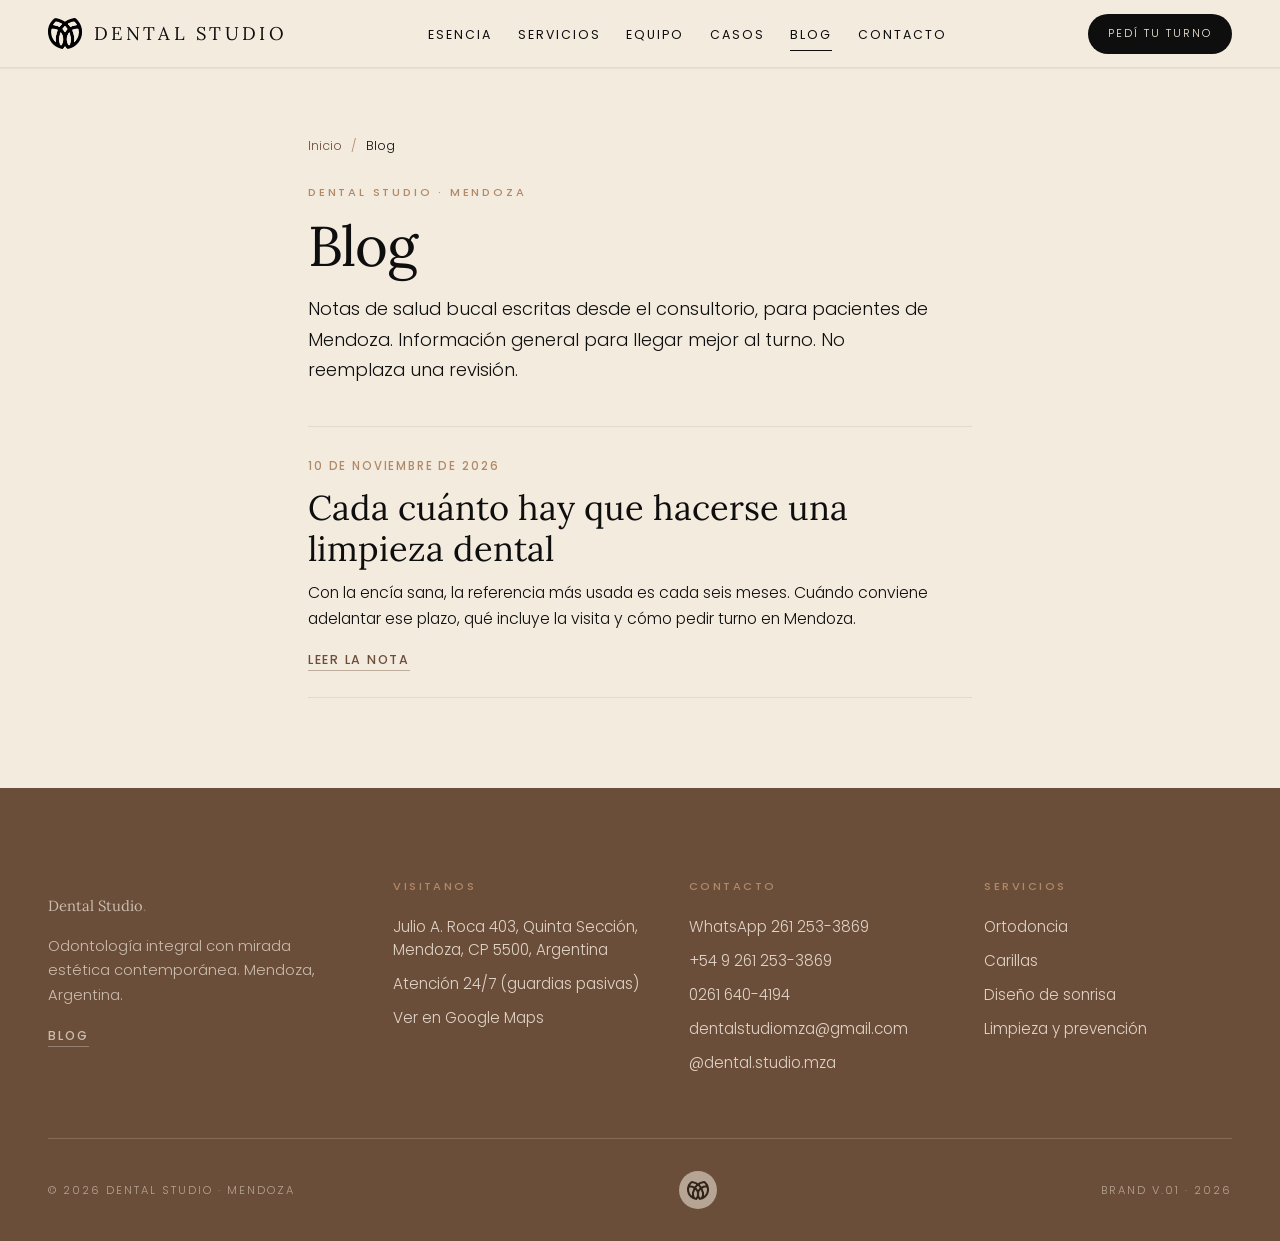
<file: blog/index.html>
<!DOCTYPE html>
<html lang="es-AR">
<head>
  <meta charset="UTF-8" />
  <meta name="viewport" content="width=device-width, initial-scale=1.0" />
  <title>Blog | Dental Studio — Odontología en Mendoza</title>
  <meta name="description" content="Notas de salud bucal de Dental Studio, consultorio de odontología en Mendoza. Información general para pacientes, sin precios ni promesas." />
  <meta name="author" content="Dental Studio" />
  <meta name="robots" content="index, follow, max-image-preview:large" />
  <meta name="theme-color" content="#F4EBDF" />
  <link rel="canonical" href="https://www.dentalstudiomza.com/blog/" />

  <meta property="og:locale" content="es_AR" />
  <meta property="og:site_name" content="Dental Studio" />
  <meta property="og:title" content="Blog | Dental Studio — Odontología en Mendoza" />
  <meta property="og:description" content="Notas de salud bucal de Dental Studio para pacientes de Mendoza." />
  <meta property="og:type" content="website" />
  <meta property="og:url" content="https://www.dentalstudiomza.com/blog/" />
  <meta property="og:image" content="https://www.dentalstudiomza.com/og.jpg" />
  <meta property="og:image:type" content="image/jpeg" />
  <meta property="og:image:width" content="1200" />
  <meta property="og:image:height" content="630" />
  <meta property="og:image:alt" content="Dental Studio – Dentista en Mendoza" />

  <meta name="twitter:card" content="summary_large_image" />
  <meta name="twitter:title" content="Blog | Dental Studio — Odontología en Mendoza" />
  <meta name="twitter:description" content="Notas de salud bucal de Dental Studio para pacientes de Mendoza." />
  <meta name="twitter:image" content="https://www.dentalstudiomza.com/og.jpg" />
  <meta name="twitter:image:alt" content="Dental Studio – Dentista en Mendoza" />

  <script type="application/ld+json">
  {
    "@context": "https://schema.org",
    "@graph": [
      {
        "@type": "Blog",
        "@id": "https://www.dentalstudiomza.com/blog/#blog",
        "name": "Blog de Dental Studio",
        "description": "Notas de salud bucal del consultorio Dental Studio, en Mendoza.",
        "url": "https://www.dentalstudiomza.com/blog/",
        "inLanguage": "es-AR",
        "publisher": { "@id": "https://www.dentalstudiomza.com/#clinica" },
        "blogPost": [
          {
            "@type": "BlogPosting",
            "headline": "Cada cuánto hay que hacerse una limpieza dental",
            "url": "https://www.dentalstudiomza.com/blog/cada-cuanto-limpieza-dental/",
            "datePublished": "2026-11-10",
            "inLanguage": "es-AR"
          }
        ]
      },
      {
        "@type": "BreadcrumbList",
        "@id": "https://www.dentalstudiomza.com/blog/#miga",
        "itemListElement": [
          {
            "@type": "ListItem",
            "position": 1,
            "name": "Inicio",
            "item": "https://www.dentalstudiomza.com/"
          },
          {
            "@type": "ListItem",
            "position": 2,
            "name": "Blog",
            "item": "https://www.dentalstudiomza.com/blog/"
          }
        ]
      }
    ]
  }
  </script>

  <link rel="icon" type="image/png" href="/ISOLOGO.png" />
  <link rel="apple-touch-icon" href="/ISOLOGO.png" />
  <link rel="preconnect" href="https://fonts.googleapis.com" />
  <link rel="preconnect" href="https://fonts.gstatic.com" crossorigin />
  <link href="https://fonts.googleapis.com/css2?family=Lora:ital,wght@0,400;1,400&family=Poppins:wght@300;400;500&display=swap" rel="stylesheet" />
  <link rel="stylesheet" href="/site.css" />
</head>
<body>
  <header class="nav" id="nav">
    <a class="nav-brand" href="/" aria-label="Dental Studio — inicio">
      <img class="iso" src="/ISOLOGO.png" alt="Isologo de Dental Studio" width="34" height="34" decoding="async" />
      <span class="wm">Dental Studio</span>
    </a>
    <nav aria-label="Secciones">
      <ul class="nav-links">
        <li><a href="/#esencia">Esencia</a></li>
        <li><a href="/#servicios">Servicios</a></li>
        <li><a href="/#equipo">Equipo</a></li>
        <li><a href="/#casos">Casos</a></li>
        <li><a href="/blog/" aria-current="page">Blog</a></li>
        <li><a href="/#contacto">Contacto</a></li>
      </ul>
    </nav>
    <a class="nav-blog" href="/blog/" aria-current="page">Blog</a>
    <a class="nav-cta" href="/#contacto">Pedí tu turno</a>
  </header>

  <main>
    <div class="page">
      <nav class="crumbs" aria-label="Miga de pan">
        <ol>
          <li><a href="/">Inicio</a></li>
          <li><span aria-current="page">Blog</span></li>
        </ol>
      </nav>
      <p class="eyebrow">Dental Studio · Mendoza</p>
      <h1>Blog</h1>
      <p class="lead">Notas de salud bucal escritas desde el consultorio, para pacientes de Mendoza. Información general para llegar mejor al turno. No reemplaza una revisión.</p>

      <div class="blog-list">
        <article class="blog-card">
          <time datetime="2026-11-10">10 de noviembre de 2026</time>
          <h2><a href="/blog/cada-cuanto-limpieza-dental/">Cada cuánto hay que hacerse una limpieza dental</a></h2>
          <p>Con la encía sana, la referencia más usada es cada seis meses. Cuándo conviene adelantar ese plazo, qué incluye la visita y cómo pedir turno en Mendoza.</p>
          <a class="more" href="/blog/cada-cuanto-limpieza-dental/">Leer la nota</a>
        </article>
      </div>
    </div>
  </main>

  <footer class="foot">
    <div class="foot-grid">
      <div class="foot-brand">
        <p class="h-2">Dental Studio<em class="italic">.</em></p>
        <p>Odontología integral con mirada estética contemporánea. Mendoza, Argentina.</p>
        <p class="foot-blog"><a href="/blog/" aria-current="page">Blog</a></p>
      </div>
      <div class="foot-col">
        <p class="foot-label">Visitanos</p>
        <address class="foot-address">
          <ul>
            <li>Julio A. Roca 403, Quinta Sección, Mendoza, CP 5500, Argentina</li>
            <li>Atención 24/7 (guardias pasivas)</li>
            <li><a href="https://share.google/DAZAwiN2OIz6Z4mTE" target="_blank" rel="noopener">Ver en Google Maps</a></li>
          </ul>
        </address>
      </div>
      <div class="foot-col">
        <p class="foot-label">Contacto</p>
        <ul>
          <li><a href="https://wa.me/5492612533869">WhatsApp 261 253-3869</a></li>
          <li>+54 9 261 253-3869</li>
          <li><a href="tel:+542616404194">0261 640-4194</a></li>
          <li><a href="mailto:dentalstudiomza@gmail.com">dentalstudiomza@gmail.com</a></li>
          <li><a href="https://instagram.com/dental.studio.mza" target="_blank" rel="noopener">@dental.studio.mza</a></li>
        </ul>
      </div>
      <div class="foot-col">
        <p class="foot-label">Servicios</p>
        <ul>
          <li><a href="/#ortodoncia">Ortodoncia</a></li>
          <li><a href="/#carillas">Carillas</a></li>
          <li><a href="/#diseno-de-sonrisa">Diseño de sonrisa</a></li>
          <li><a href="/#limpieza">Limpieza y prevención</a></li>
        </ul>
      </div>
    </div>
    <div class="foot-bottom">
      <span>© 2026 Dental Studio · Mendoza</span>
      <div class="foot-iso">
        <img src="/ISOLOGO.png" alt="Isologo de Dental Studio" width="22" height="22" decoding="async" />
      </div>
      <span>Brand v.01 · 2026</span>
    </div>
  </footer>
</body>
</html>
</file>
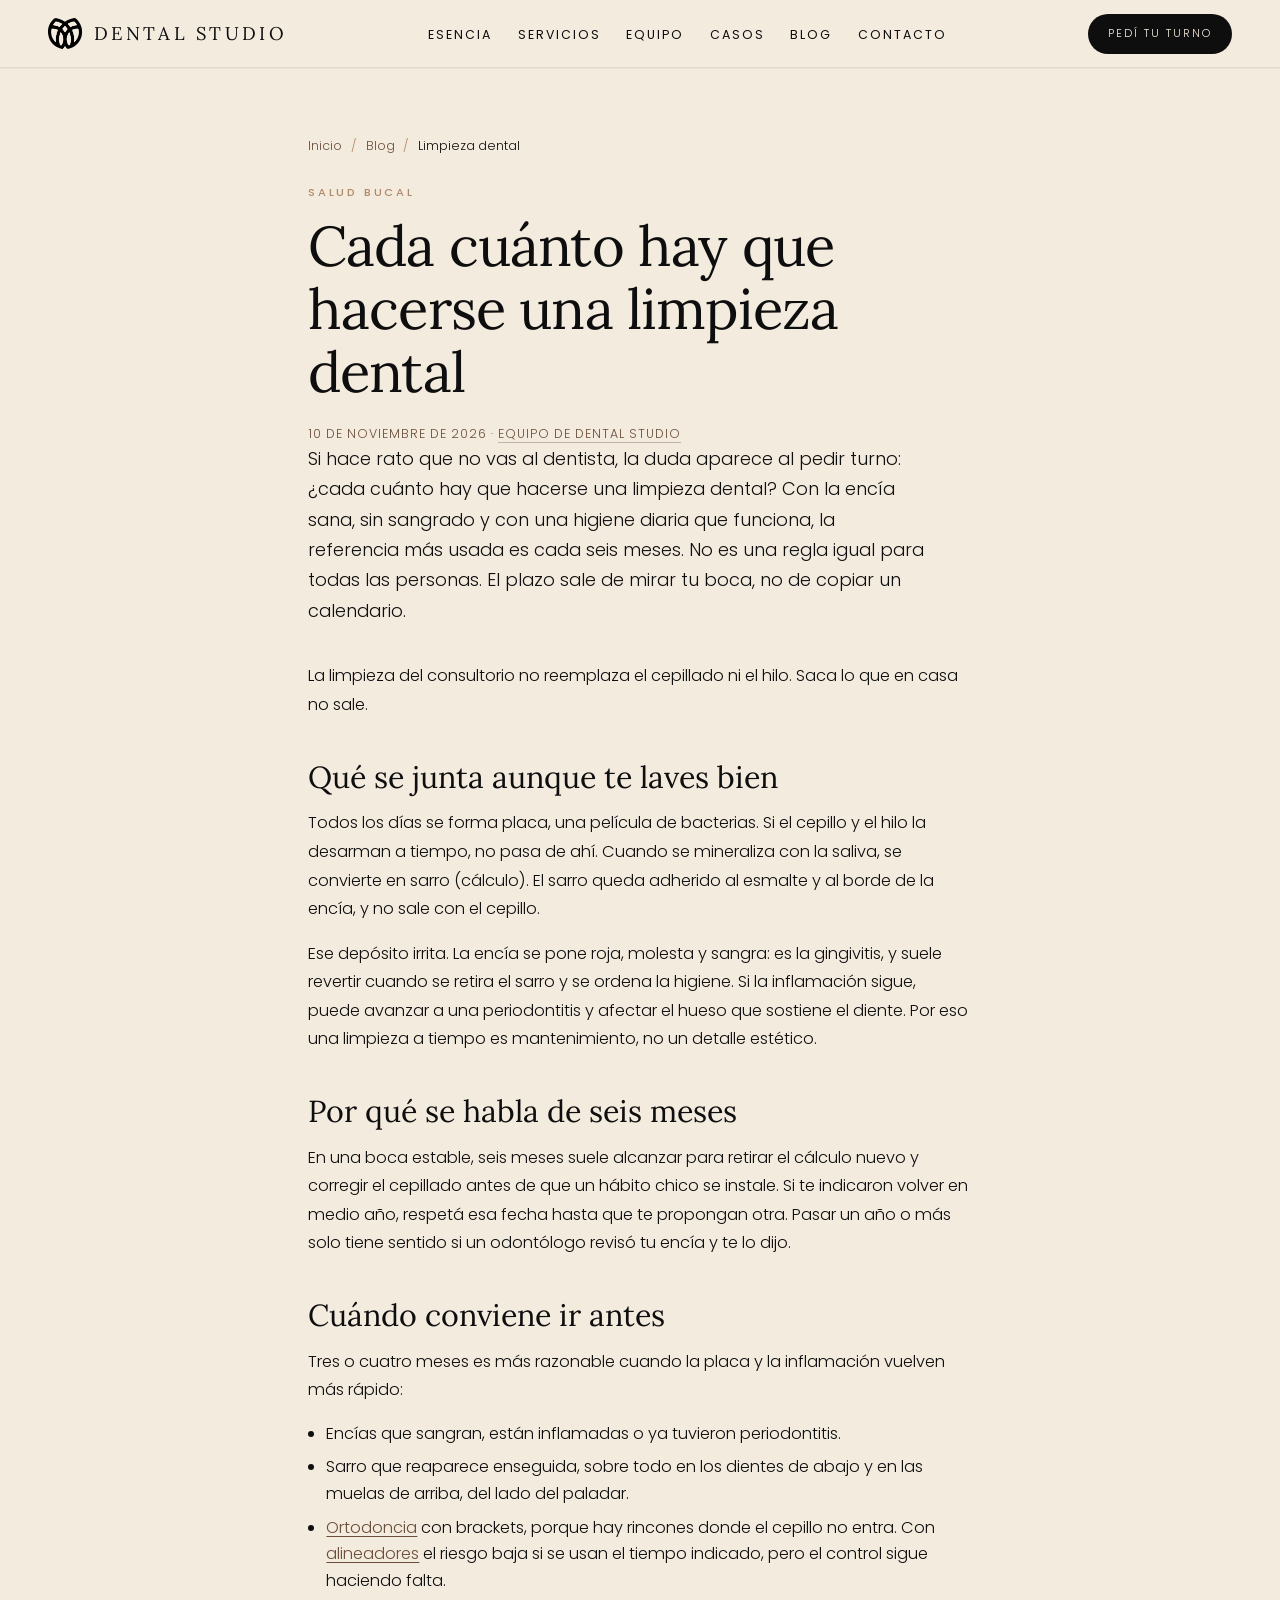
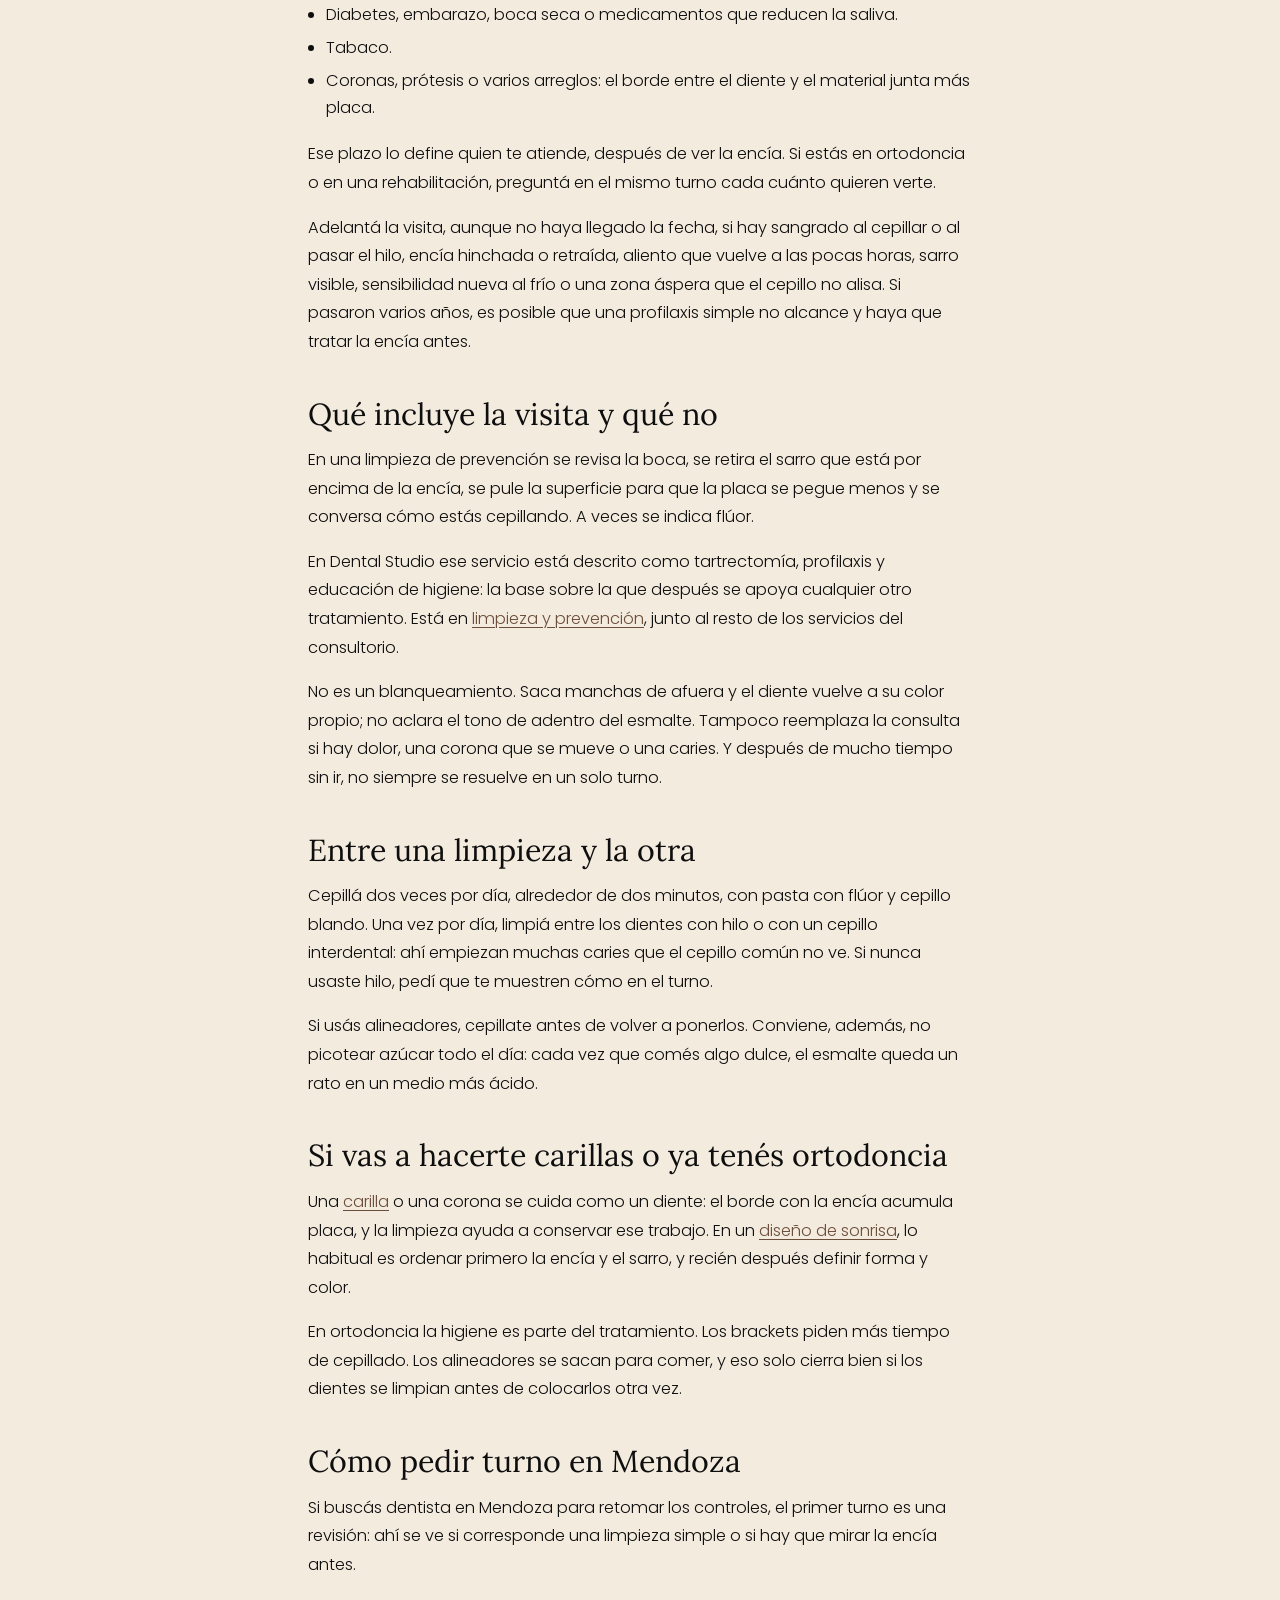
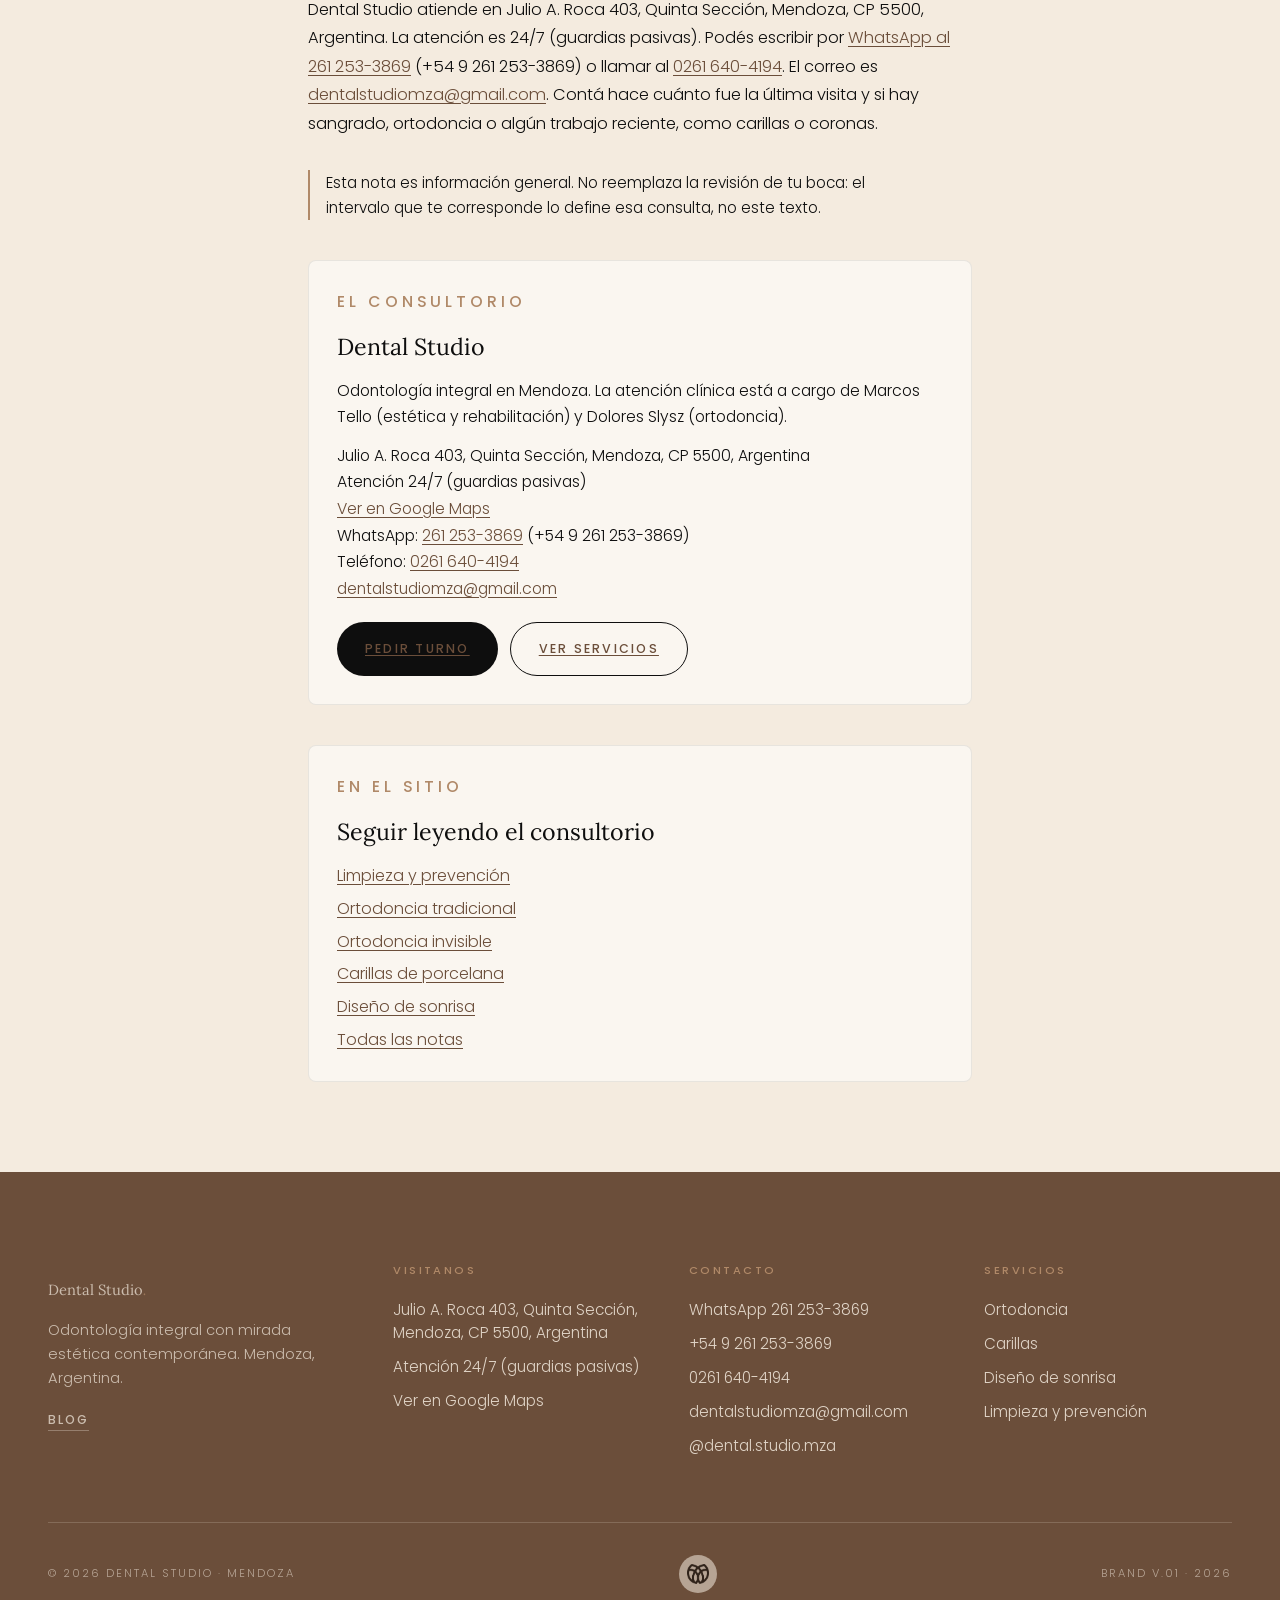
<file: blog/cada-cuanto-limpieza-dental/index.html>
<!DOCTYPE html>
<html lang="es-AR">
<!--
  Plantilla de nota. Al duplicar esta carpeta, actualizá title, description,
  canonical, Open Graph, Twitter, el JSON-LD (headline, fechas y URLs) y el h1.
  Después sumá la nota en blog/index.html, sitemap.xml y llms.txt.
  Los pasos están en README.md, sección Blog.
-->
<head>
  <meta charset="UTF-8" />
  <meta name="viewport" content="width=device-width, initial-scale=1.0" />
  <title>Cada cuánto hay que hacerse una limpieza dental | Dental Studio</title>
  <meta name="description" content="Cada cuánto conviene una limpieza dental: la referencia de seis meses, cuándo adelantarla y qué incluye la visita. Dental Studio, Mendoza." />
  <meta name="author" content="Dental Studio" />
  <meta name="robots" content="index, follow, max-image-preview:large" />
  <meta name="theme-color" content="#F4EBDF" />
  <link rel="canonical" href="https://www.dentalstudiomza.com/blog/cada-cuanto-limpieza-dental/" />

  <meta property="og:locale" content="es_AR" />
  <meta property="og:site_name" content="Dental Studio" />
  <meta property="og:type" content="article" />
  <meta property="og:title" content="Cada cuánto hay que hacerse una limpieza dental" />
  <meta property="og:description" content="La referencia de seis meses, cuándo adelantar la limpieza y qué incluye la visita. Dental Studio, Mendoza." />
  <meta property="og:url" content="https://www.dentalstudiomza.com/blog/cada-cuanto-limpieza-dental/" />
  <meta property="og:image" content="https://www.dentalstudiomza.com/og.jpg" />
  <meta property="og:image:type" content="image/jpeg" />
  <meta property="og:image:width" content="1200" />
  <meta property="og:image:height" content="630" />
  <meta property="og:image:alt" content="Dental Studio – Dentista en Mendoza" />
  <meta property="article:published_time" content="2026-11-10" />
  <meta property="article:modified_time" content="2026-11-10" />

  <meta name="twitter:card" content="summary_large_image" />
  <meta name="twitter:title" content="Cada cuánto hay que hacerse una limpieza dental" />
  <meta name="twitter:description" content="La referencia de seis meses, cuándo adelantar la limpieza y qué incluye la visita. Dental Studio, Mendoza." />
  <meta name="twitter:image" content="https://www.dentalstudiomza.com/og.jpg" />
  <meta name="twitter:image:alt" content="Dental Studio – Dentista en Mendoza" />

  <script type="application/ld+json">
  {
    "@context": "https://schema.org",
    "@graph": [
      {
        "@type": "BlogPosting",
        "@id": "https://www.dentalstudiomza.com/blog/cada-cuanto-limpieza-dental/#nota",
        "headline": "Cada cuánto hay que hacerse una limpieza dental",
        "description": "Cada cuánto conviene una limpieza dental: la referencia de seis meses, cuándo adelantarla y qué incluye la visita.",
        "datePublished": "2026-11-10",
        "dateModified": "2026-11-10",
        "inLanguage": "es-AR",
        "mainEntityOfPage": {
          "@type": "WebPage",
          "@id": "https://www.dentalstudiomza.com/blog/cada-cuanto-limpieza-dental/"
        },
        "image": {
          "@type": "ImageObject",
          "url": "https://www.dentalstudiomza.com/og.jpg",
          "width": 1200,
          "height": 630,
          "caption": "Dental Studio – Dentista en Mendoza"
        },
        "articleSection": "Salud bucal",
        "isPartOf": {
          "@type": "Blog",
          "@id": "https://www.dentalstudiomza.com/blog/#blog",
          "name": "Blog de Dental Studio",
          "url": "https://www.dentalstudiomza.com/blog/"
        },
        "author": {
          "@type": "Organization",
          "name": "Dental Studio",
          "url": "https://www.dentalstudiomza.com/"
        },
        "publisher": {
          "@type": "Dentist",
          "@id": "https://www.dentalstudiomza.com/#clinica",
          "name": "Dental Studio",
          "url": "https://www.dentalstudiomza.com/",
          "logo": {
            "@type": "ImageObject",
            "url": "https://www.dentalstudiomza.com/ISOLOGO.png",
            "width": 1060,
            "height": 953
          }
        }
      },
      {
        "@type": "BreadcrumbList",
        "@id": "https://www.dentalstudiomza.com/blog/cada-cuanto-limpieza-dental/#miga",
        "itemListElement": [
          {
            "@type": "ListItem",
            "position": 1,
            "name": "Inicio",
            "item": "https://www.dentalstudiomza.com/"
          },
          {
            "@type": "ListItem",
            "position": 2,
            "name": "Blog",
            "item": "https://www.dentalstudiomza.com/blog/"
          },
          {
            "@type": "ListItem",
            "position": 3,
            "name": "Cada cuánto hay que hacerse una limpieza dental",
            "item": "https://www.dentalstudiomza.com/blog/cada-cuanto-limpieza-dental/"
          }
        ]
      }
    ]
  }
  </script>

  <link rel="icon" type="image/png" href="/ISOLOGO.png" />
  <link rel="apple-touch-icon" href="/ISOLOGO.png" />
  <link rel="preconnect" href="https://fonts.googleapis.com" />
  <link rel="preconnect" href="https://fonts.gstatic.com" crossorigin />
  <link href="https://fonts.googleapis.com/css2?family=Lora:ital,wght@0,400;1,400&family=Poppins:wght@300;400;500&display=swap" rel="stylesheet" />
  <link rel="stylesheet" href="/site.css" />
</head>
<body>
  <header class="nav" id="nav">
    <a class="nav-brand" href="/" aria-label="Dental Studio — inicio">
      <img class="iso" src="/ISOLOGO.png" alt="Isologo de Dental Studio" width="34" height="34" decoding="async" />
      <span class="wm">Dental Studio</span>
    </a>
    <nav aria-label="Secciones">
      <ul class="nav-links">
        <li><a href="/#esencia">Esencia</a></li>
        <li><a href="/#servicios">Servicios</a></li>
        <li><a href="/#equipo">Equipo</a></li>
        <li><a href="/#casos">Casos</a></li>
        <li><a href="/blog/">Blog</a></li>
        <li><a href="/#contacto">Contacto</a></li>
      </ul>
    </nav>
    <a class="nav-blog" href="/blog/">Blog</a>
    <a class="nav-cta" href="/#contacto">Pedí tu turno</a>
  </header>

  <main>
    <article class="page">
      <nav class="crumbs" aria-label="Miga de pan">
        <ol>
          <li><a href="/">Inicio</a></li>
          <li><a href="/blog/">Blog</a></li>
          <li><span aria-current="page">Limpieza dental</span></li>
        </ol>
      </nav>
      <p class="eyebrow">Salud bucal</p>
      <h1>Cada cuánto hay que hacerse una limpieza dental</h1>
      <p class="post-meta">
        <time datetime="2026-11-10">10 de noviembre de 2026</time>
        · <a href="/#equipo">Equipo de Dental Studio</a>
      </p>
      <p class="lead">Si hace rato que no vas al dentista, la duda aparece al pedir turno: ¿cada cuánto hay que hacerse una limpieza dental? Con la encía sana, sin sangrado y con una higiene diaria que funciona, la referencia más usada es cada seis meses. No es una regla igual para todas las personas. El plazo sale de mirar tu boca, no de copiar un calendario.</p>

      <div class="prose">
        <p>La limpieza del consultorio no reemplaza el cepillado ni el hilo. Saca lo que en casa no sale.</p>

        <h2>Qué se junta aunque te laves bien</h2>
        <p>Todos los días se forma placa, una película de bacterias. Si el cepillo y el hilo la desarman a tiempo, no pasa de ahí. Cuando se mineraliza con la saliva, se convierte en sarro (cálculo). El sarro queda adherido al esmalte y al borde de la encía, y no sale con el cepillo.</p>
        <p>Ese depósito irrita. La encía se pone roja, molesta y sangra: es la gingivitis, y suele revertir cuando se retira el sarro y se ordena la higiene. Si la inflamación sigue, puede avanzar a una periodontitis y afectar el hueso que sostiene el diente. Por eso una limpieza a tiempo es mantenimiento, no un detalle estético.</p>

        <h2>Por qué se habla de seis meses</h2>
        <p>En una boca estable, seis meses suele alcanzar para retirar el cálculo nuevo y corregir el cepillado antes de que un hábito chico se instale. Si te indicaron volver en medio año, respetá esa fecha hasta que te propongan otra. Pasar un año o más solo tiene sentido si un odontólogo revisó tu encía y te lo dijo.</p>

        <h2>Cuándo conviene ir antes</h2>
        <p>Tres o cuatro meses es más razonable cuando la placa y la inflamación vuelven más rápido:</p>
        <ul>
          <li>Encías que sangran, están inflamadas o ya tuvieron periodontitis.</li>
          <li>Sarro que reaparece enseguida, sobre todo en los dientes de abajo y en las muelas de arriba, del lado del paladar.</li>
          <li><a href="/#ortodoncia">Ortodoncia</a> con brackets, porque hay rincones donde el cepillo no entra. Con <a href="/#ortodoncia-invisible">alineadores</a> el riesgo baja si se usan el tiempo indicado, pero el control sigue haciendo falta.</li>
          <li>Diabetes, embarazo, boca seca o medicamentos que reducen la saliva.</li>
          <li>Tabaco.</li>
          <li>Coronas, prótesis o varios arreglos: el borde entre el diente y el material junta más placa.</li>
        </ul>
        <p>Ese plazo lo define quien te atiende, después de ver la encía. Si estás en ortodoncia o en una rehabilitación, preguntá en el mismo turno cada cuánto quieren verte.</p>
        <p>Adelantá la visita, aunque no haya llegado la fecha, si hay sangrado al cepillar o al pasar el hilo, encía hinchada o retraída, aliento que vuelve a las pocas horas, sarro visible, sensibilidad nueva al frío o una zona áspera que el cepillo no alisa. Si pasaron varios años, es posible que una profilaxis simple no alcance y haya que tratar la encía antes.</p>

        <h2>Qué incluye la visita y qué no</h2>
        <p>En una limpieza de prevención se revisa la boca, se retira el sarro que está por encima de la encía, se pule la superficie para que la placa se pegue menos y se conversa cómo estás cepillando. A veces se indica flúor.</p>
        <p>En Dental Studio ese servicio está descrito como tartrectomía, profilaxis y educación de higiene: la base sobre la que después se apoya cualquier otro tratamiento. Está en <a href="/#limpieza">limpieza y prevención</a>, junto al resto de los servicios del consultorio.</p>
        <p>No es un blanqueamiento. Saca manchas de afuera y el diente vuelve a su color propio; no aclara el tono de adentro del esmalte. Tampoco reemplaza la consulta si hay dolor, una corona que se mueve o una caries. Y después de mucho tiempo sin ir, no siempre se resuelve en un solo turno.</p>

        <h2>Entre una limpieza y la otra</h2>
        <p>Cepillá dos veces por día, alrededor de dos minutos, con pasta con flúor y cepillo blando. Una vez por día, limpiá entre los dientes con hilo o con un cepillo interdental: ahí empiezan muchas caries que el cepillo común no ve. Si nunca usaste hilo, pedí que te muestren cómo en el turno.</p>
        <p>Si usás alineadores, cepillate antes de volver a ponerlos. Conviene, además, no picotear azúcar todo el día: cada vez que comés algo dulce, el esmalte queda un rato en un medio más ácido.</p>

        <h2>Si vas a hacerte carillas o ya tenés ortodoncia</h2>
        <p>Una <a href="/#carillas">carilla</a> o una corona se cuida como un diente: el borde con la encía acumula placa, y la limpieza ayuda a conservar ese trabajo. En un <a href="/#diseno-de-sonrisa">diseño de sonrisa</a>, lo habitual es ordenar primero la encía y el sarro, y recién después definir forma y color.</p>
        <p>En ortodoncia la higiene es parte del tratamiento. Los brackets piden más tiempo de cepillado. Los alineadores se sacan para comer, y eso solo cierra bien si los dientes se limpian antes de colocarlos otra vez.</p>

        <h2>Cómo pedir turno en Mendoza</h2>
        <p>Si buscás dentista en Mendoza para retomar los controles, el primer turno es una revisión: ahí se ve si corresponde una limpieza simple o si hay que mirar la encía antes.</p>
        <p>Dental Studio atiende en Julio A. Roca 403, Quinta Sección, Mendoza, CP 5500, Argentina. La atención es 24/7 (guardias pasivas). Podés escribir por <a href="https://wa.me/5492612533869?text=Hola%20Dental%20Studio%2C%20quiero%20pedir%20un%20turno." target="_blank" rel="noopener">WhatsApp al 261 253-3869</a> (+54 9 261 253-3869) o llamar al <a href="tel:+542616404194">0261 640-4194</a>. El correo es <a href="mailto:dentalstudiomza@gmail.com">dentalstudiomza@gmail.com</a>. Contá hace cuánto fue la última visita y si hay sangrado, ortodoncia o algún trabajo reciente, como carillas o coronas.</p>
      </div>

      <p class="disclaimer">Esta nota es información general. No reemplaza la revisión de tu boca: el intervalo que te corresponde lo define esa consulta, no este texto.</p>

      <aside class="clinic-card">
        <p class="eyebrow">El consultorio</p>
        <h2>Dental Studio</h2>
        <p>Odontología integral en Mendoza. La atención clínica está a cargo de Marcos Tello (estética y rehabilitación) y Dolores Slysz (ortodoncia).</p>
        <address>
          Julio A. Roca 403, Quinta Sección, Mendoza, CP 5500, Argentina<br />
          Atención 24/7 (guardias pasivas)<br />
          <a href="https://share.google/DAZAwiN2OIz6Z4mTE" target="_blank" rel="noopener">Ver en Google Maps</a><br />
          WhatsApp: <a href="https://wa.me/5492612533869?text=Hola%20Dental%20Studio%2C%20quiero%20pedir%20un%20turno." target="_blank" rel="noopener">261 253-3869</a> (+54 9 261 253-3869)<br />
          Teléfono: <a href="tel:+542616404194">0261 640-4194</a><br />
          <a href="mailto:dentalstudiomza@gmail.com">dentalstudiomza@gmail.com</a>
        </address>
        <div class="post-actions">
          <a class="btn" href="https://wa.me/5492612533869?text=Hola%20Dental%20Studio%2C%20quiero%20pedir%20un%20turno." target="_blank" rel="noopener">Pedir turno</a>
          <a class="btn btn-outline" href="/#servicios">Ver servicios</a>
        </div>
      </aside>

      <aside class="post-links">
        <p class="eyebrow">En el sitio</p>
        <h2>Seguir leyendo el consultorio</h2>
        <ul>
          <li><a href="/#limpieza">Limpieza y prevención</a></li>
          <li><a href="/#ortodoncia">Ortodoncia tradicional</a></li>
          <li><a href="/#ortodoncia-invisible">Ortodoncia invisible</a></li>
          <li><a href="/#carillas">Carillas de porcelana</a></li>
          <li><a href="/#diseno-de-sonrisa">Diseño de sonrisa</a></li>
          <li><a href="/blog/">Todas las notas</a></li>
        </ul>
      </aside>
    </article>
  </main>

  <footer class="foot">
    <div class="foot-grid">
      <div class="foot-brand">
        <p class="h-2">Dental Studio<em class="italic">.</em></p>
        <p>Odontología integral con mirada estética contemporánea. Mendoza, Argentina.</p>
        <p class="foot-blog"><a href="/blog/">Blog</a></p>
      </div>
      <div class="foot-col">
        <p class="foot-label">Visitanos</p>
        <address class="foot-address">
          <ul>
            <li>Julio A. Roca 403, Quinta Sección, Mendoza, CP 5500, Argentina</li>
            <li>Atención 24/7 (guardias pasivas)</li>
            <li><a href="https://share.google/DAZAwiN2OIz6Z4mTE" target="_blank" rel="noopener">Ver en Google Maps</a></li>
          </ul>
        </address>
      </div>
      <div class="foot-col">
        <p class="foot-label">Contacto</p>
        <ul>
          <li><a href="https://wa.me/5492612533869">WhatsApp 261 253-3869</a></li>
          <li>+54 9 261 253-3869</li>
          <li><a href="tel:+542616404194">0261 640-4194</a></li>
          <li><a href="mailto:dentalstudiomza@gmail.com">dentalstudiomza@gmail.com</a></li>
          <li><a href="https://instagram.com/dental.studio.mza" target="_blank" rel="noopener">@dental.studio.mza</a></li>
        </ul>
      </div>
      <div class="foot-col">
        <p class="foot-label">Servicios</p>
        <ul>
          <li><a href="/#ortodoncia">Ortodoncia</a></li>
          <li><a href="/#carillas">Carillas</a></li>
          <li><a href="/#diseno-de-sonrisa">Diseño de sonrisa</a></li>
          <li><a href="/#limpieza">Limpieza y prevención</a></li>
        </ul>
      </div>
    </div>
    <div class="foot-bottom">
      <span>© 2026 Dental Studio · Mendoza</span>
      <div class="foot-iso">
        <img src="/ISOLOGO.png" alt="Isologo de Dental Studio" width="22" height="22" decoding="async" />
      </div>
      <span>Brand v.01 · 2026</span>
    </div>
  </footer>
</body>
</html>
</file>
<file: site.css>
/* Dental Studio — estilos del blog y de las páginas internas.
   La home sigue con el CSS inline de index.html. Mismos tokens. */

:root {
  --crema: #F4EBDF;
  --marfil: #FAF6F0;
  --onix: #0E0E0E;
  --arena: #E4D2BB;
  --tostado: #B08968;
  --tierra: #6B4E3A;
  --tierra-soft: rgba(107, 78, 58, 0.12);
  --onix-soft: rgba(14, 14, 14, 0.08);
  --serif: 'Lora', Georgia, serif;
  --sans: 'Poppins', -apple-system, system-ui, sans-serif;
  --max: 1400px;
  --gutter: clamp(1.25rem, 4vw, 3rem);
  --ease-out: cubic-bezier(0.22, 1, 0.36, 1);
}

*, *::before, *::after { box-sizing: border-box; margin: 0; padding: 0; }

html { scroll-behavior: smooth; -webkit-text-size-adjust: 100%; }

body {
  font-family: var(--sans);
  font-weight: 300;
  font-size: 16px;
  line-height: 1.6;
  color: var(--onix);
  background: var(--crema);
  -webkit-font-smoothing: antialiased;
  -moz-osx-font-smoothing: grayscale;
}

img, svg { display: block; max-width: 100%; height: auto; }
button { font: inherit; cursor: pointer; border: none; background: none; color: inherit; }
a { color: inherit; text-decoration: none; }
a:focus-visible, button:focus-visible {
  outline: 2px solid var(--tostado);
  outline-offset: 3px;
}

.eyebrow {
  font-family: var(--sans);
  font-size: 0.7rem;
  font-weight: 500;
  letter-spacing: 0.25em;
  text-transform: uppercase;
  color: var(--tostado);
}

.h-2 {
  font-family: var(--serif);
  font-weight: 400;
  line-height: 1.15;
  font-size: clamp(1.75rem, 3.5vw, 2.75rem);
}
.italic { font-style: italic; color: var(--tostado); }

.btn {
  display: inline-flex;
  align-items: center;
  gap: 0.75rem;
  padding: 1rem 1.75rem;
  font-family: var(--sans);
  font-size: 0.78rem;
  font-weight: 500;
  letter-spacing: 0.18em;
  text-transform: uppercase;
  background: var(--onix);
  color: var(--crema);
  border-radius: 999px;
  transition: transform 0.4s var(--ease-out), background 0.4s var(--ease-out);
}
.btn:hover { transform: translateY(-2px); background: var(--tierra); }
.btn-outline {
  background: transparent;
  color: var(--onix);
  border: 1px solid var(--onix);
}
.btn-outline:hover { background: var(--onix); color: var(--crema); }

/* Nav — siempre sólido: estas páginas no tienen el hero de la home */
.nav {
  position: fixed;
  inset: 0 0 auto 0;
  z-index: 100;
  padding: 0.85rem var(--gutter);
  display: flex;
  align-items: center;
  justify-content: space-between;
  gap: 1rem;
  background: var(--crema);
  border-bottom: 1px solid var(--onix-soft);
  box-shadow: 0 1px 0 rgba(14, 14, 14, 0.04);
}
.nav-brand {
  display: flex;
  align-items: center;
  gap: 0.75rem;
  flex: 0 0 auto;
}
.nav-brand .iso { width: 34px; height: 34px; object-fit: contain; }
.nav-brand .wm {
  font-family: var(--serif);
  font-size: 1.15rem;
  letter-spacing: 0.18em;
  text-transform: uppercase;
}
.nav-links {
  display: flex;
  gap: clamp(1.15rem, 2vw, 2.15rem);
  list-style: none;
}
.nav-links a {
  font-size: 0.78rem;
  font-weight: 400;
  letter-spacing: 0.16em;
  text-transform: uppercase;
  position: relative;
  padding: 0.5rem 0;
}
.nav-links a::after {
  content: '';
  position: absolute;
  left: 0; bottom: 0;
  width: 100%; height: 1px;
  background: currentColor;
  transform-origin: right;
  transform: scaleX(0);
  transition: transform 0.5s var(--ease-out);
}
.nav-links a:hover::after,
.nav-links a[aria-current="page"]::after { transform-origin: left; transform: scaleX(1); }
.nav-cta {
  padding: 0.7rem 1.25rem;
  font-size: 0.7rem;
  letter-spacing: 0.18em;
  text-transform: uppercase;
  background: var(--onix);
  color: var(--crema);
  border-radius: 999px;
  flex: 0 0 auto;
  white-space: nowrap;
  transition: background 0.4s var(--ease-out);
}
.nav-cta:hover { background: var(--tierra); }
.nav-brand .wm { white-space: nowrap; }
.nav-blog {
  display: none;
  align-items: center;
  font-size: 0.7rem;
  font-weight: 500;
  letter-spacing: 0.16em;
  text-transform: uppercase;
  padding: 0.5rem 0.35rem;
  white-space: nowrap;
}

@media (max-width: 860px) {
  .nav { gap: 0.55rem; padding-inline: 0.9rem; }
  .nav-links { display: none; }
  .nav-blog { display: inline-flex; letter-spacing: 0.1em; padding: 0.4rem 0.15rem; }
  .nav-cta { padding: 0.55rem 0.7rem; font-size: 0.6rem; letter-spacing: 0.1em; }
  .nav-brand { gap: 0.5rem; min-width: 0; }
  .nav-brand .wm { font-size: 0.92rem; letter-spacing: 0.06em; }
}

main {
  padding-top: 6.25rem;
  min-height: 70vh;
}

.page {
  max-width: 760px;
  margin-inline: auto;
  padding: clamp(1.5rem, 4vh, 3rem) var(--gutter) clamp(4rem, 10vh, 7rem);
}

.crumbs { margin-bottom: 1.75rem; }
.crumbs ol {
  display: flex;
  flex-wrap: wrap;
  gap: 0.35rem 0;
  list-style: none;
  font-size: 0.78rem;
}
.crumbs li:not(:last-child)::after {
  content: '/';
  margin: 0 0.55rem;
  color: var(--tostado);
}
.crumbs a { color: var(--tierra); border-bottom: 1px solid transparent; }
.crumbs a:hover { border-bottom-color: var(--tierra); }
.crumbs [aria-current="page"] { color: var(--onix); }

.page h1 {
  font-family: var(--serif);
  font-weight: 400;
  font-size: clamp(2.15rem, 5vw, 3.5rem);
  line-height: 1.12;
  letter-spacing: -0.015em;
  margin: 0.85rem 0 1rem;
}
.lead {
  font-size: clamp(1.02rem, 1.4vw, 1.15rem);
  line-height: 1.7;
  max-width: 62ch;
}
.post-meta {
  margin-top: 1.25rem;
  font-size: 0.78rem;
  letter-spacing: 0.08em;
  text-transform: uppercase;
  color: var(--tierra);
}
.post-meta a { color: var(--tierra); border-bottom: 1px solid rgba(107, 78, 58, 0.35); }

.prose { margin-top: 2.25rem; }
.prose h2 {
  font-family: var(--serif);
  font-weight: 400;
  font-size: clamp(1.45rem, 2.6vw, 1.9rem);
  line-height: 1.25;
  margin: 2.4rem 0 0.85rem;
}
.prose p { font-size: 1.02rem; line-height: 1.75; margin: 0 0 1rem; max-width: 66ch; }
.prose ul { margin: 0 0 1.15rem 1.15rem; max-width: 66ch; }
.prose li { font-size: 1.02rem; line-height: 1.65; margin: 0.4rem 0; }
.prose a {
  color: var(--tierra);
  text-decoration: underline;
  text-underline-offset: 0.16em;
}
.prose a:hover { color: var(--tostado); }

.disclaimer {
  margin-top: 2rem;
  padding-left: 1rem;
  border-left: 2px solid var(--tostado);
  font-size: 0.95rem;
  line-height: 1.65;
  max-width: 66ch;
}

.clinic-card,
.post-links {
  margin-top: 2.5rem;
  background: var(--marfil);
  border: 1px solid var(--onix-soft);
  border-radius: 8px;
  padding: clamp(1.25rem, 3vw, 1.75rem);
}
.clinic-card h2,
.post-links h2 {
  font-family: var(--serif);
  font-weight: 400;
  font-size: 1.45rem;
  margin: 0.4rem 0 0.8rem;
}
.clinic-card p,
.post-links p { font-size: 0.98rem; line-height: 1.65; margin-bottom: 0.8rem; }
.clinic-card address {
  font-style: normal;
  font-size: 0.98rem;
  line-height: 1.7;
}
.clinic-card a,
.post-links a {
  color: var(--tierra);
  text-decoration: underline;
  text-underline-offset: 0.16em;
}
.post-actions {
  display: flex;
  flex-wrap: wrap;
  gap: 0.75rem;
  margin-top: 1.25rem;
}
.post-links ul { list-style: none; display: flex; flex-direction: column; gap: 0.45rem; }

.blog-list { margin-top: 2.5rem; }
.blog-card {
  padding: 1.6rem 0;
  border-top: 1px solid var(--onix-soft);
}
.blog-card:last-child { border-bottom: 1px solid var(--onix-soft); }
.blog-card time {
  font-size: 0.72rem;
  font-weight: 500;
  letter-spacing: 0.16em;
  text-transform: uppercase;
  color: var(--tostado);
}
.blog-card h2 {
  font-family: var(--serif);
  font-weight: 400;
  font-size: clamp(1.55rem, 3vw, 2.15rem);
  line-height: 1.2;
  margin: 0.55rem 0 0.7rem;
}
.blog-card h2 a:hover { color: var(--tierra); }
.blog-card p { font-size: 0.98rem; line-height: 1.65; max-width: 62ch; margin-bottom: 0.85rem; }
.blog-card .more {
  font-size: 0.78rem;
  font-weight: 500;
  letter-spacing: 0.14em;
  text-transform: uppercase;
  color: var(--tierra);
  border-bottom: 1px solid rgba(107, 78, 58, 0.4);
  padding-bottom: 0.12rem;
}

/* Footer */
.foot {
  background: var(--tierra);
  color: var(--crema);
  padding: clamp(4rem, 10vh, 7rem) var(--gutter) 2rem;
}
.foot-grid {
  max-width: var(--max);
  margin-inline: auto;
  display: grid;
  grid-template-columns: 1.2fr 1fr 1fr 1fr;
  gap: 3rem;
  padding-bottom: 4rem;
  border-bottom: 1px solid rgba(244, 235, 223, 0.18);
}
@media (max-width: 860px) { .foot-grid { grid-template-columns: 1fr 1fr; } }
@media (max-width: 520px) { .foot-grid { grid-template-columns: 1fr; } }
.foot-brand .h-2 { color: var(--crema); }
.foot-brand p {
  margin-top: 1rem;
  max-width: 32ch;
  font-size: 0.92rem;
  line-height: 1.65;
  opacity: 0.7;
}
.foot-blog { margin-top: 1.35rem; }
.foot-blog a {
  font-size: 0.78rem;
  font-weight: 500;
  letter-spacing: 0.16em;
  text-transform: uppercase;
  border-bottom: 1px solid rgba(244, 235, 223, 0.45);
  padding-bottom: 0.15rem;
}
.foot-blog a:hover { color: var(--tostado); }
.foot-col .foot-label {
  font-family: var(--sans);
  font-size: 0.7rem;
  font-weight: 500;
  letter-spacing: 0.22em;
  text-transform: uppercase;
  color: var(--tostado);
  margin-bottom: 1.25rem;
}
.foot-col ul { list-style: none; display: flex; flex-direction: column; gap: 0.7rem; }
.foot-col li { font-size: 0.95rem; line-height: 1.5; opacity: 0.85; }
.foot-col a:hover { color: var(--tostado); }
.foot-address { font-style: normal; }
.foot-bottom {
  max-width: var(--max);
  margin: 2rem auto 0;
  display: flex;
  align-items: center;
  justify-content: space-between;
  gap: 2rem;
  flex-wrap: wrap;
  font-size: 0.7rem;
  letter-spacing: 0.18em;
  text-transform: uppercase;
  opacity: 0.55;
}
.foot-iso {
  width: 38px; height: 38px;
  background: var(--crema);
  border-radius: 50%;
  display: grid;
  place-items: center;
}
.foot-iso img { width: 22px; height: 22px; object-fit: contain; }
</file>
